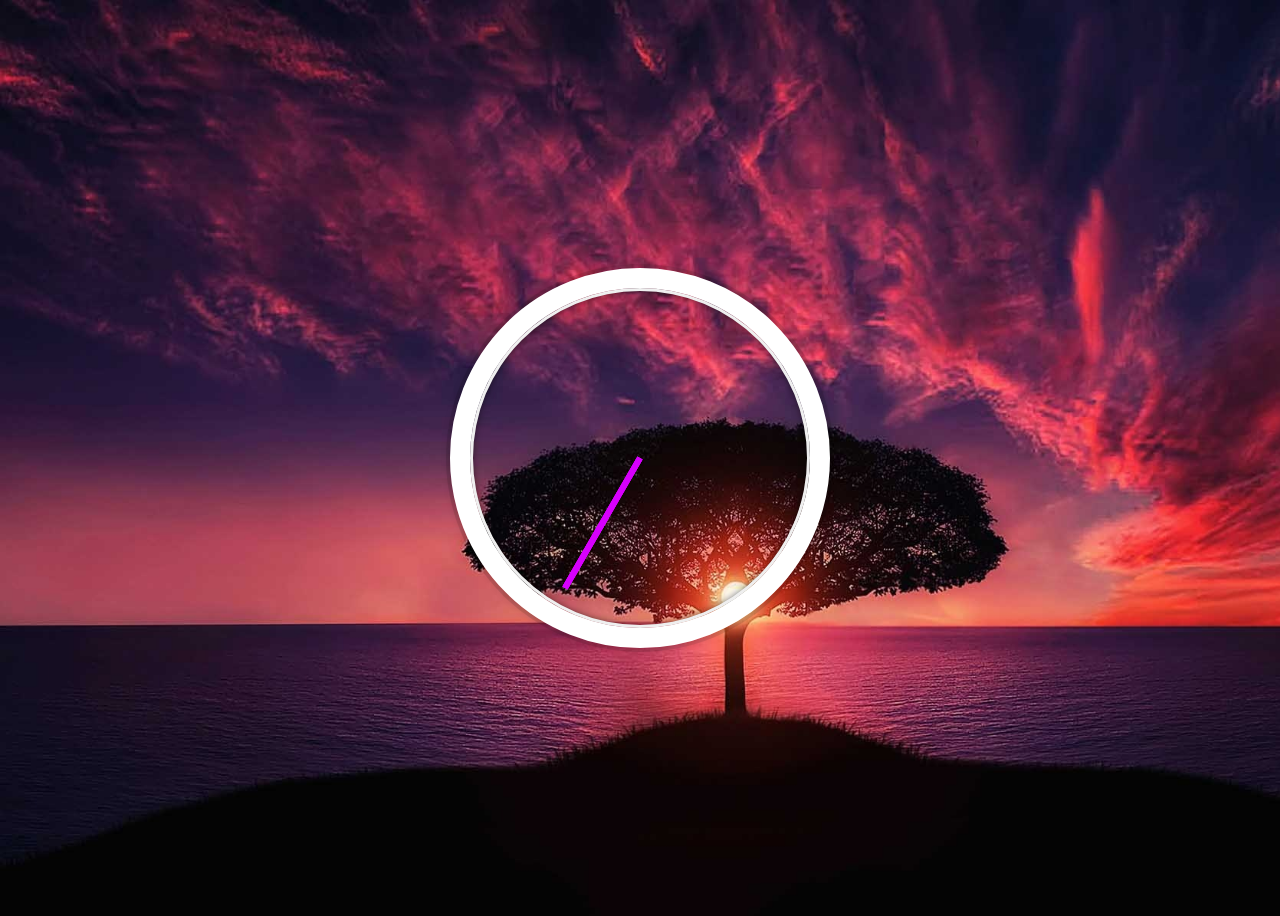
<file: javascript-30/clock-vanilla-js/index.html>
<!DOCTYPE html>
<html lang="en">
<head>
  <meta charset="UTF-8">
  <meta http-equiv="X-UA-Compatible" content="IE=edge">
  <meta name="viewport" content="width=device-width, initial-scale=1.0">
  <link href="styles.css" rel="stylesheet">
  <title>Clock Vanilla</title>
</head>
<body>
  <div class="clock">
    <div class="clock-face">
      <div class="hand hour-hand"></div>
      <div class="hand min-hand"></div>
      <div class="hand second-hand"></div>
    </div>
  </div>

  <script src="index.js"></script>
</body>
</html>
</file>
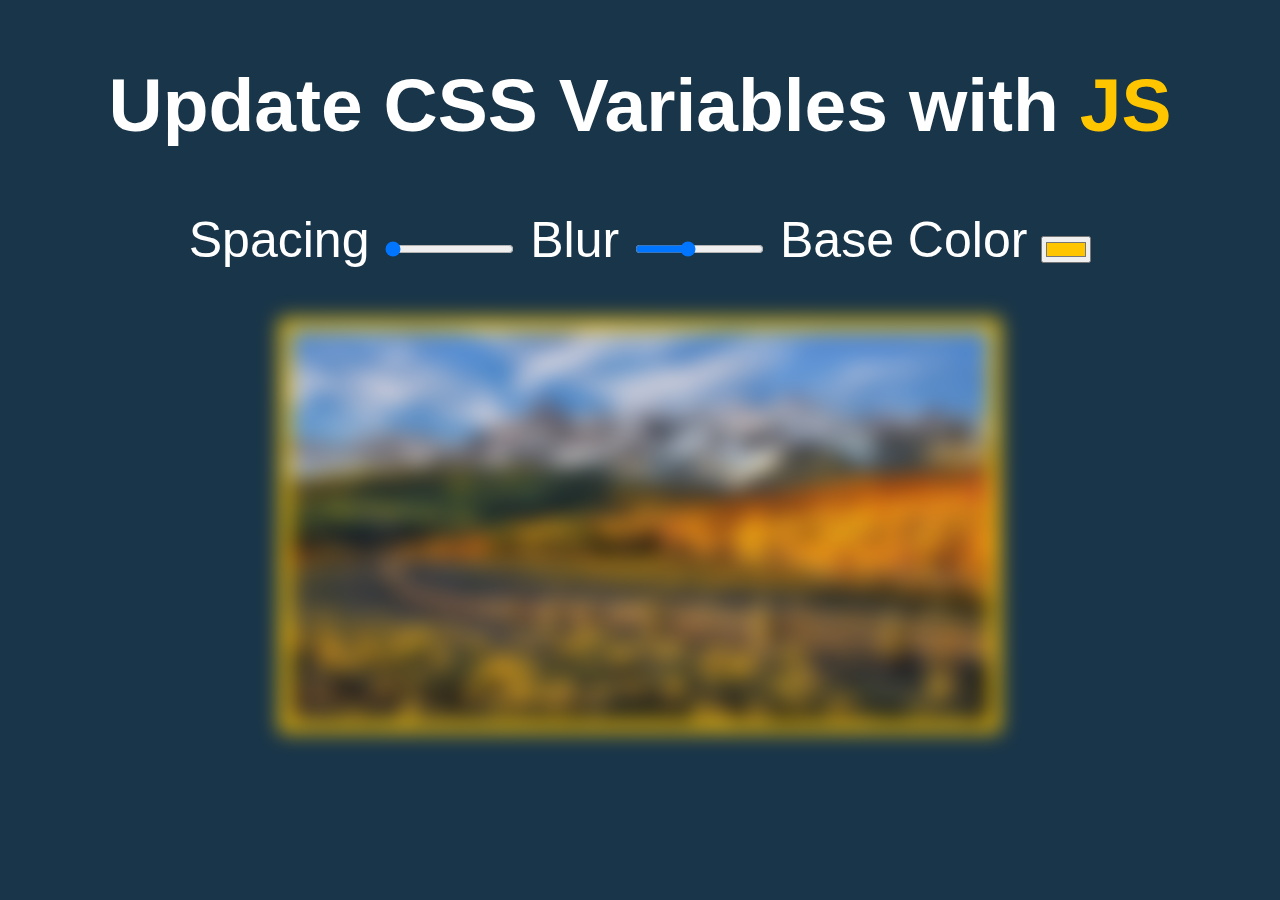
<file: javascript-30/css-variables/index.html>
<!DOCTYPE html>
<html lang="en">
<head>
    <meta charset="UTF-8">
    <meta http-equiv="X-UA-Compatible" content="IE=edge">
    <meta name="viewport" content="width=device-width, initial-scale=1.0">
    <link href="styles.css" rel="stylesheet">
    <title>CSS Variables</title>
</head>
<body>
    <h2>Update CSS Variables with <span class="h1">JS</span></h2>
    <div class="controls">
        <label for="spacing">Spacing</label>
        <input type="range" name="spacing" min="10" max="200" value="10" data-sizing="px" />

        <label for="blur">Blur</label>
        <input type="range" name="blur" min="0" max="25" value="10" data-sizing="px" />

        <label for="blur">Base Color</label>
        <input type="color" name="base" value="#ffc600" />
    </div>

    <img src="./images/background.jpg" />

    <script src="main.js"></script>
</body>
</html>
</file>
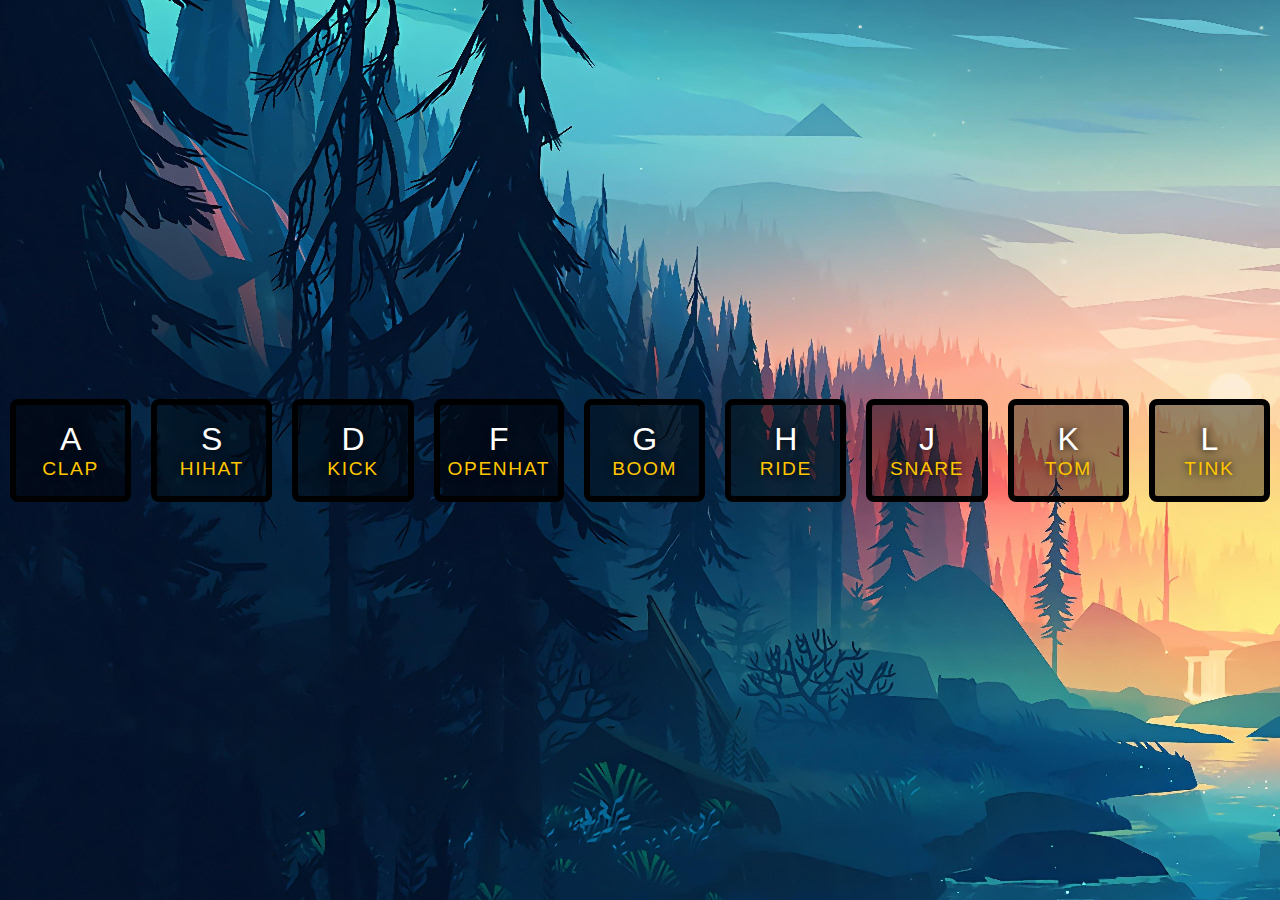
<file: javascript-30/drum-kit-vanilla-js/index.html>
<!DOCTYPE html>
<html lang="en">
<head>
  <meta charset="UTF-8">
  <meta http-equiv="X-UA-Compatible" content="IE=edge">
  <meta name="viewport" content="width=device-width, initial-scale=1.0">
  <link href="styles.css" rel="stylesheet">
  <title>Drum Kit</title>
</head>
<body>
  <div class="keys">
    <div data-key="65" class="key">
      <kbd>A</kbd>
      <span class="sound">clap</span>
    </div>
    <div data-key="83" class="key">
      <kbd>S</kbd>
      <span class="sound">hihat</span>
    </div>
    <div data-key="68" class="key">
      <kbd>D</kbd>
      <span class="sound">kick</span>
    </div>
    <div data-key="70" class="key">
      <kbd>F</kbd>
      <span class="sound">openhat</span>
    </div>
    <div data-key="71" class="key">
      <kbd>G</kbd>
      <span class="sound">boom</span>
    </div>
    <div data-key="72" class="key">
      <kbd>H</kbd>
      <span class="sound">ride</span>
    </div>
    <div data-key="74" class="key">
      <kbd>J</kbd>
      <span class="sound">snare</span>
    </div>
    <div data-key="75" class="key">
      <kbd>K</kbd>
      <span class="sound">tom</span>
    </div>
    <div data-key="76" class="key">
      <kbd>L</kbd>
      <span class="sound">tink</span>
    </div>
  </div>

  <audio data-key="65" src="sounds/clap.wav"></audio>
  <audio data-key="83" src="sounds/hihat.wav"></audio>
  <audio data-key="68" src="sounds/kick.wav"></audio>
  <audio data-key="70" src="sounds/openhat.wav"></audio>
  <audio data-key="71" src="sounds/boom.wav"></audio>
  <audio data-key="72" src="sounds/ride.wav"></audio>
  <audio data-key="74" src="sounds/snare.wav"></audio>
  <audio data-key="75" src="sounds/tom.wav"></audio>
  <audio data-key="76" src="sounds/tink.wav"></audio>

  <script src="index.js"></script>
</body>
</html>
</file>
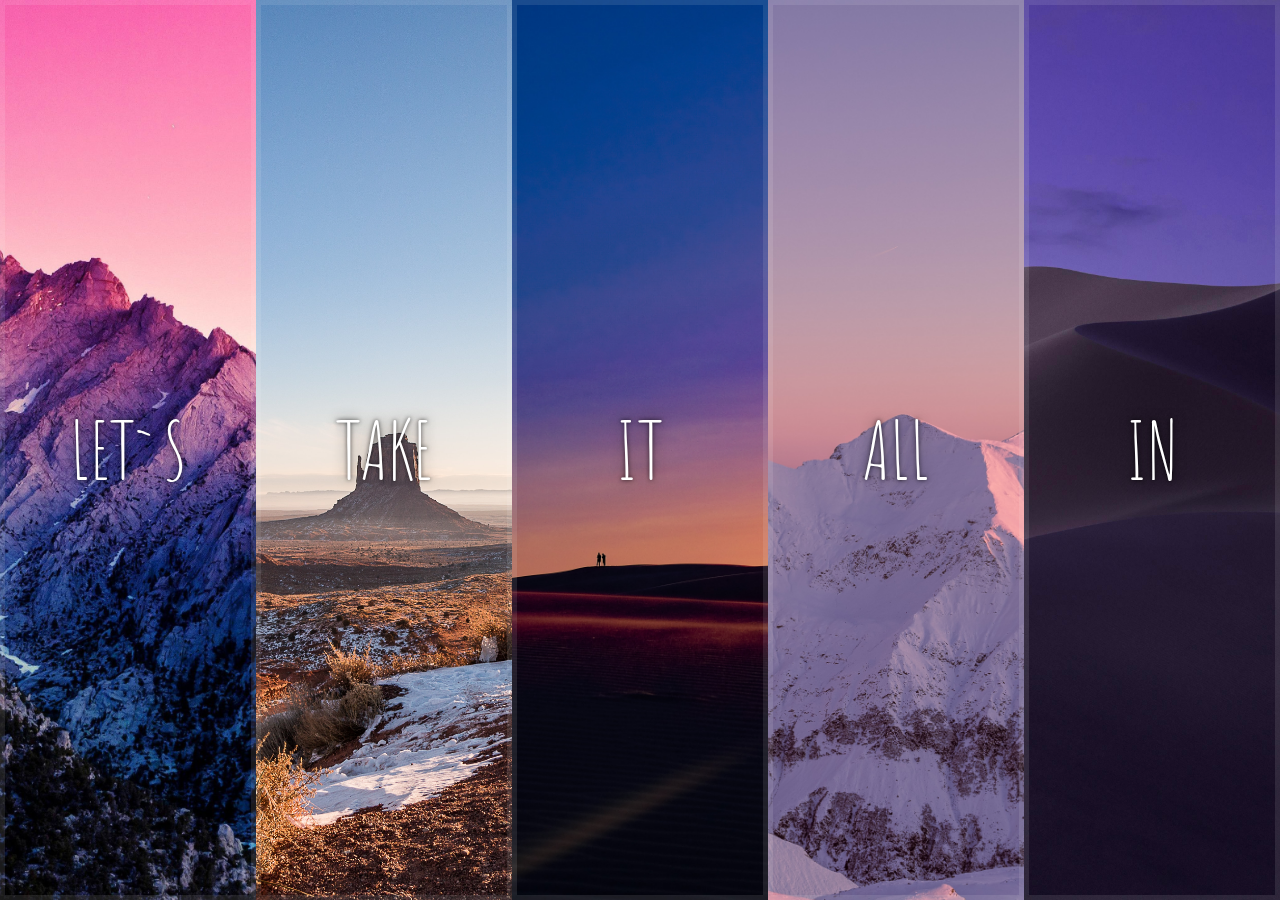
<file: javascript-30/gallery/index.html>
<!DOCTYPE html>
<html lang="en">
<head>
    <meta charset="UTF-8">
    <meta http-equiv="X-UA-Compatible" content="IE=edge">
    <meta name="viewport" content="width=device-width, initial-scale=1.0">
    <link href='https://fonts.googleapis.com/css?family=Amatic+SC' rel='stylesheet' type='text/css'>
    <link href="styles.css" rel="stylesheet">
    <title>Gallery</title>
</head>
<body>
    <div class="panels">
        <div class="panel panel1">
            <p>Hey</p>
            <p>Let`s</p>
            <p>Dance</p>
        </div>
        <div class="panel panel2">
            <p>Give</p>
            <p>Take</p>
            <p>Receive</p>
        </div>
        <div class="panel panel3">
            <p>Experience</p>
            <p>It</p>
            <p>Today</p>
        </div>
        <div class="panel panel4">
            <p>Give</p>
            <p>All</p>
            <p>LOL</p>
        </div>
        <div class="panel panel5">
            <p>Life</p>
            <p>In</p>
            <p>Motion</p>
        </div>
    </div>
    <script src="main.js"></script>
</body>
</html>
</file>
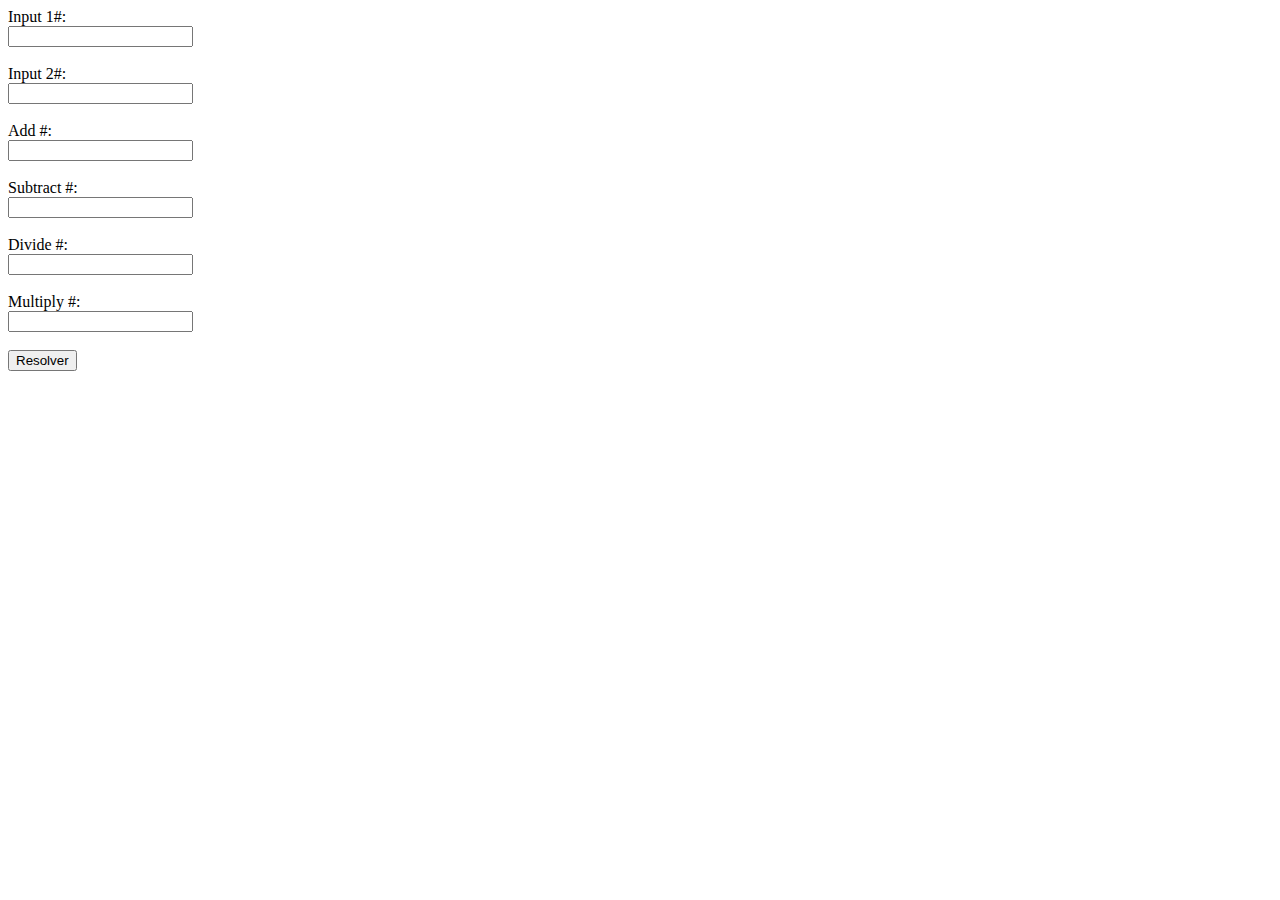
<file: javascript-clever-programmer/sum/index.html>
<!DOCTYPE html>
<html lang="en">
<head>
  <meta charset="UTF-8">
  <meta http-equiv="X-UA-Compatible" content="IE=edge">
  <meta name="viewport" content="width=device-width, initial-scale=1.0">
  <title>Operations</title>
</head>
<body>
  <label>Input 1#:</label>
  <br>
  <input id="num1" type="text" />
  <br><br>
  <label>Input 2#:</label>
  <br>
  <input id="num2" type="text" />
  <br><br>
  <label>Add #:</label>
  <br>
  <input id="add" type="text" />
  <br><br>
  <label>Subtract #:</label>
  <br>
  <input id="subtract" type="text" readonly />
  <br><br>
  <label>Divide #:</label>
  <br>
  <input id="divide" type="text" readonly />
  <br><br>
  <label>Multiply #:</label>
  <br>
  <input id="multiply" type="text" readonly />
  <br><br>
  <button id="btn">Resolver</button>

  <script src="index.js"></script>
</body>
</html>
</file>
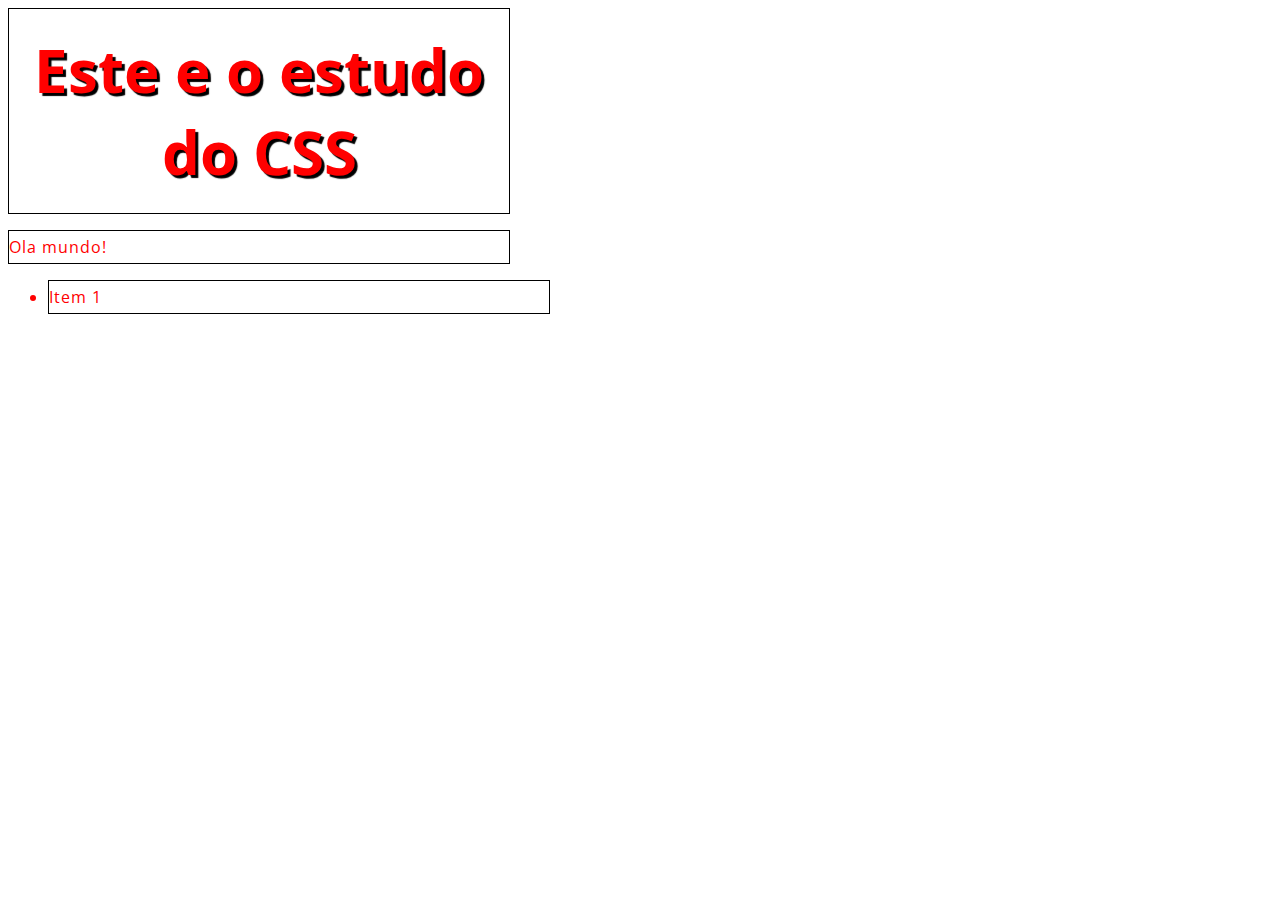
<file: mdn/css-basico/index.html>
<!DOCTYPE html>
<html lang="en">
<head>
  <meta charset="UTF-8">
  <meta http-equiv="X-UA-Compatible" content="IE=edge">
  <meta name="viewport" content="width=device-width, initial-scale=1.0">
  <link href="styles/styles.css" rel="stylesheet">
  <link href="http://fonts.googleapis.com/css?family=Open+Sans" rel="stylesheet">
  <title>CSS Básico</title>
</head>
<body>
  <h1>Este e o estudo do CSS</h1>
  <p>Ola mundo!</p>
  <ul>
    <li>Item 1</li>
  </ul>
</body>
</html>
</file>
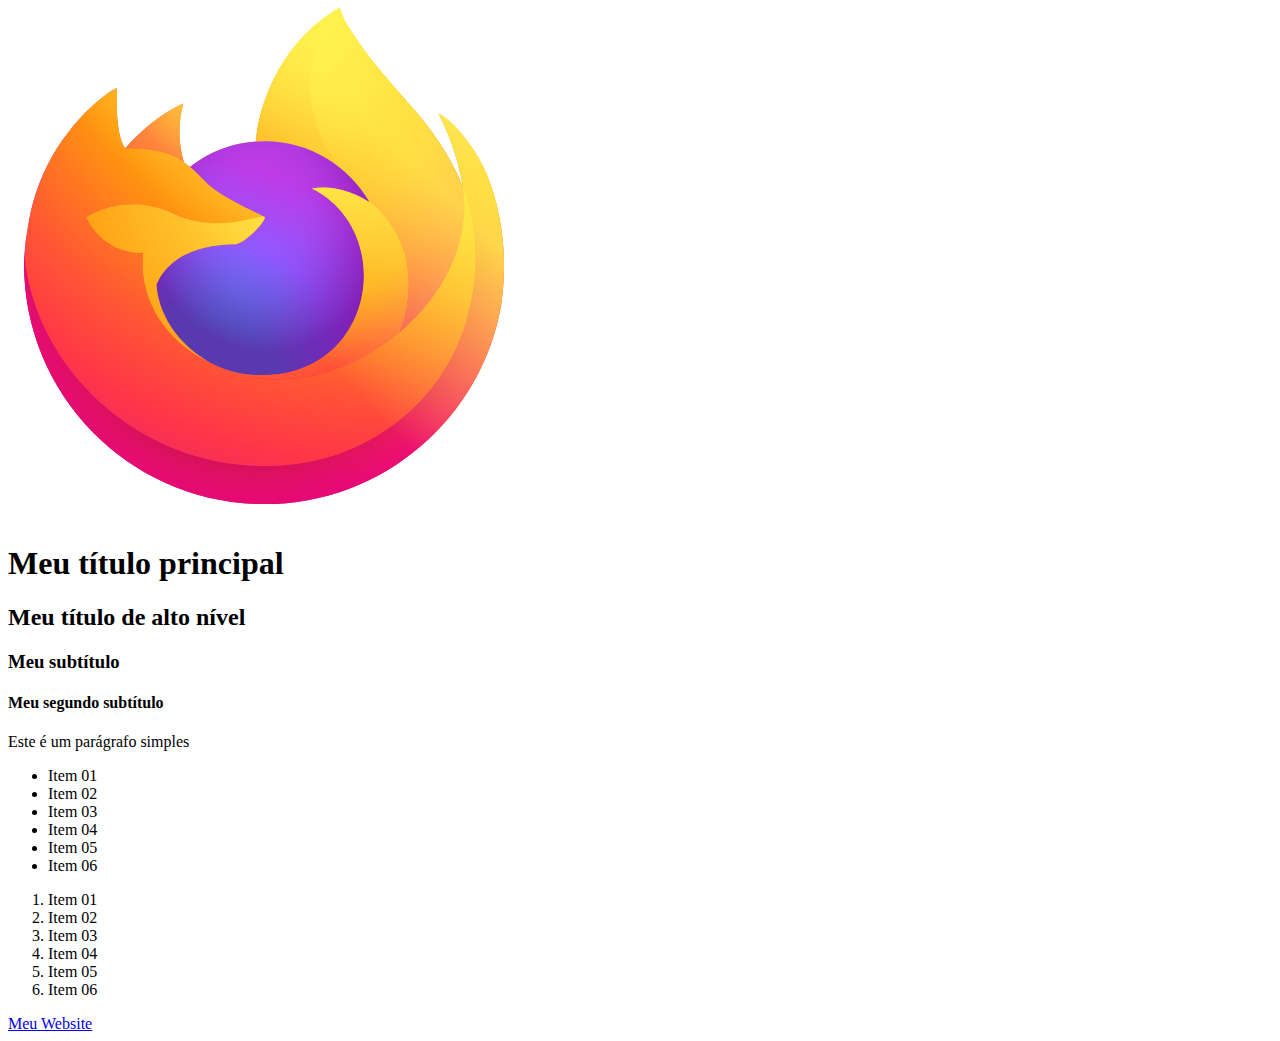
<file: mdn/html-basico/index.html>
<!DOCTYPE html> <!-- Parte inicial obrigatória do documento. Doctypes eram criados para agir como links para um conjunto de regras que a página HTML tinha que seguir para ser considerada um bom HTML -->
<html lang="en"> <!-- Esse elemento envolve todo o conteúdo da página e às vezes é conhecido como o elemento raiz -->
<head> <!-- Esse elemento age como um recipiente de tudo o que você deseja incluir em uma página HTML que não é o conteúdo que você quer mostrar para quem vê sua página -->
  <meta charset="UTF-8"> <!--  Esse elemento define o conjunto de caracteres que seu documento deve usar para o UTF-8, que inclui praticamente todos os caracteres da grande maioria dos idiomas escritos. -->
  <meta http-equiv="X-UA-Compatible" content="IE=edge">
  <meta name="viewport" content="width=device-width, initial-scale=1.0">
  <title>Pagina de teste</title> <!-- Ele define o título da sua página, que é o título que aparece na guia do navegador onde sua página é carregada. -->
</head>
<body><!-- Contém todo o conteúdo que você quer mostrar ao público que visita sua página, seja texto, imagens, vídeos, jogos, faixas de áudio reproduzíveis ou qualquer outra coisa. -->
  <img src="images/firefox.svg" alt="Raposa flamejante">
  
  <h1>Meu título principal</h1>
  <h2>Meu título de alto nível</h2>
  <h3>Meu subtítulo</h3>
  <h4>Meu segundo subtítulo</h4>

  <p>Este é um parágrafo simples</p>

  <ul>
    <li>Item 01</li>
    <li>Item 02</li>
    <li>Item 03</li>
    <li>Item 04</li>
    <li>Item 05</li>
    <li>Item 06</li>
  </ul>

  <ol>
    <li>Item 01</li>
    <li>Item 02</li>
    <li>Item 03</li>
    <li>Item 04</li>
    <li>Item 05</li>
    <li>Item 06</li>
  </ol>

  <a href="https://www.brandaodev.com/">Meu Website</a>
</body>
</html>
</file>
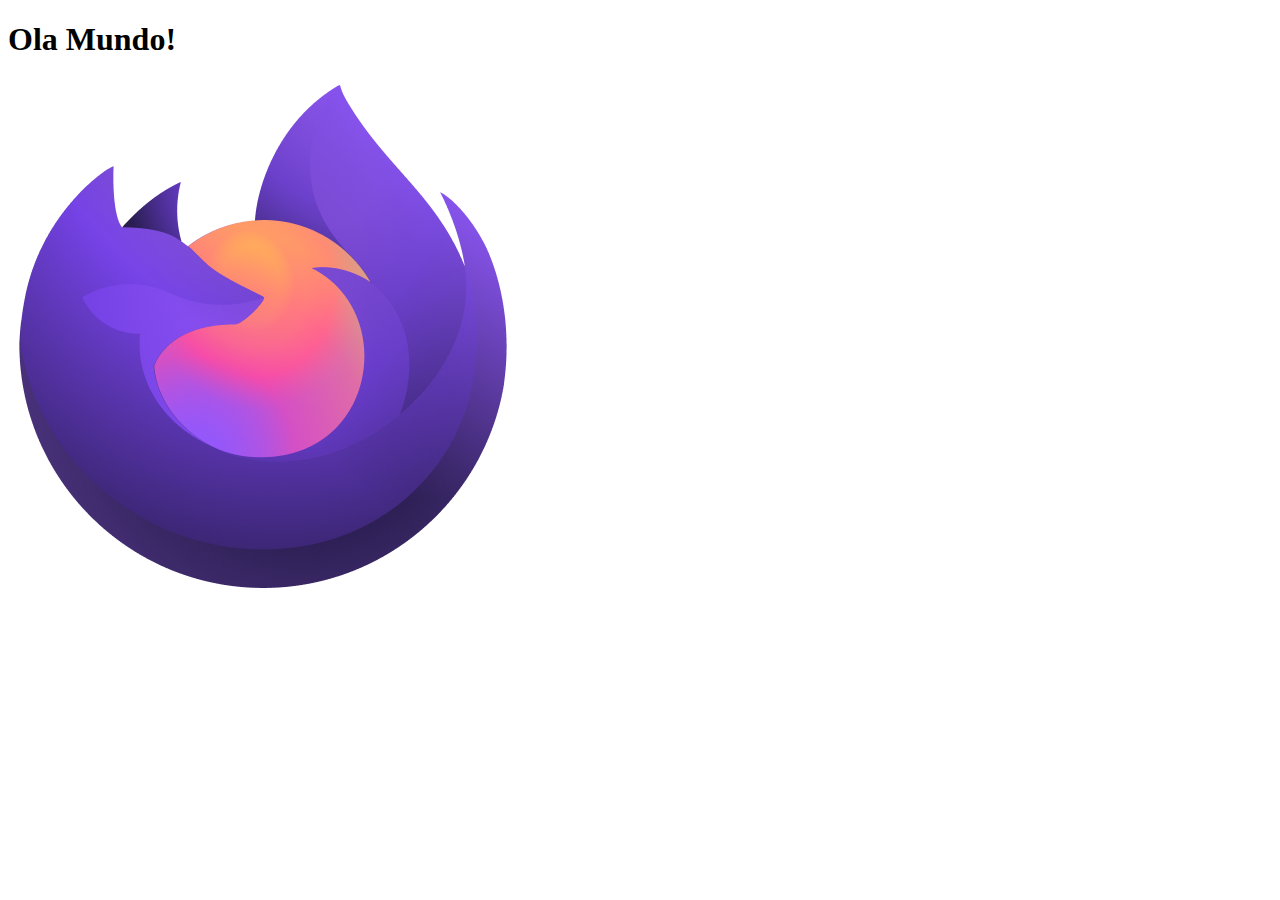
<file: mdn/javascript-basico/index.html>
<!DOCTYPE html>
<html lang="en">
<head>
  <meta charset="UTF-8">
  <meta http-equiv="X-UA-Compatible" content="IE=edge">
  <meta name="viewport" content="width=device-width, initial-scale=1.0">
  <title>Document</title>
</head>
<body>
  <h1></h1>
  <img src="images/firefox2.png" alt="raposa flamejante">
  <script src="scripts/main.js"></script>
</body>
</html>
</file>
<file: javascript-30/clock-vanilla-js/styles.css>
html {
  background: black url("./images/background-img.jpg");
  background-size: cover;
  font-family: 'helvetica neue';

  text-align: center;
  font-size: 10px;
}

body {
  font-size: 2rem;
  display: flex;
  flex: 1;

  min-height: 100vh;
  align-items: center;
}

.clock {
  width: 30rem;
  height: 30rem;
  border: 20px solid white;
  
  border-radius: 50%;
  margin: 50px auto;
  position: relative;

  padding: 2rem;
  box-shadow: 
    0 0 0px 4px rgba(0,0,0,0.1),
    inset 0 0 0 3px #EFEFEF,
    inset 0 0 10px black,
    0 0 10px rgba(0,0,0,0.2);
}

.clock-face {
  position: relative;
  width: 100%;
  height: 100%;

  transform: translateY(-3px);
}

.hand {
  width: 50%;
  height: 6px;
  background: rgb(215, 0, 253);

  position: absolute;
  top: 50%;
  transform-origin: 100%;

  transform: rotate(300deg);
  transition: transform 0.1s;
  transition-timing-function: cubic-bezier(0.1, 2.7, 0.58, 1);
}
</file>
<file: javascript-30/css-variables/styles.css>
:root {
    --base: #ffc600;
    --title: #ffc600;
    --spacing: 10px;
    --blur: 10px;
}

body {
    text-align: center;
    background:  #193549;
    color: white;

    font-family: 'helvica neue', sans-serif;
    font-weight: 100;
    font-size: 50px;
}

img {
    padding: var(--spacing);
    background: var(--base);
    filter: blur(var(--blur));
}

.h1 {
    color: var(--title);
}

.controls {
    margin-bottom: 50px;
}
</file>
<file: javascript-30/drum-kit-vanilla-js/styles.css>
* {
  margin: 0;
  padding: 0;
  box-sizing: border-box;
  font-family: 'Montserrat', sans-serif;
}

html {
  background-image: url("./images/background.jpg");
}

.keys {
  display: flex;
  align-items: center;
  justify-content: center;

  min-height: 100vh;
  flex: 1;
}

.key {
  border: .4rem solid black;
  border-radius: .5rem;
  margin: 1rem;

  justify-content: space-between;
  margin: 10px;
  padding: 1rem .5rem;

  text-align: center;
  color: white;
  background: rgba(0, 0, 0, 0.4);

  text-shadow: 0 0 .5rem black;
  transition: all 0.09s;
  width: 10rem;
}

.playing {
  transform: scale(1.1);
  border-color: #ffc600;
  box-shadow: 0 0 10px #ffc600;
}

kbd {
  display: block;
  font-size: 2rem;
}

.sound {
  font-size: 1.2rem;
  text-transform: uppercase;
  letter-spacing: .1rem;

  color: #ffc600;
}
</file>
<file: javascript-30/gallery/styles.css>
html {
    box-sizing: border-box;
    background: #FFC600;
    font-family: 'helvetica neue';

    font-size: 20px;
    font-weight: 200;
}

body {
    margin: 0;
}

*, *:before, *:after {
    box-sizing: inherit;
}

.panels {
    min-height: 100vh;
    overflow: hidden;
    display: flex;
}

.panel {
    background: #6B0F9C;
    box-shadow: inset 0 0 0 5px rgba(255, 255, 255, 0.1);
    color: white;

    text-align: center;
    align-items: center;
    transition: 
        font-size 0.7s cubic-bezier(0.61,-0.19, 0.7,-0.11),
        flex 0.7s cubic-bezier(0.61,-0.19, 0.7,-0.11),
        background 0.2s;
    
    font-size: 20px;
    background-size: cover;
    background-position: center;

    flex: 1; /* vao se distribuir uniformemente */
    display: flex;
    align-items: center;

    justify-content: center;
    flex-direction: column;
}

.panel1 {
    background-image: url('./images/image-01.jpg');
}

.panel2 {
    background-image: url('./images/image-02.jpg');
}

.panel3 {
    background-image: url('./images/image-03.jpg');
}

.panel4 {
    background-image: url('./images/image-04.jpg');
}

.panel5 {
    background-image: url('./images/image-05.jpg');
}

/* Flex Children */

.panel > * {
    margin: 0;
    width: 100%;
    transition: transform 0.5s;

    flex: 1 0 auto;
    display: flex;
    align-items: center;
    justify-content: center;
}

.panel > *:first-child { transform: translateY(-100%);}
.panel.open-active > *:first-child { transform: translateY(0);}
.panel > *:last-child { transform: translateY(100%);}
.panel.open-active > *:last-child { transform: translateY(0);}

.panel p {
    text-transform: uppercase;
    font-family: 'Amatic SC', cursive;
    text-shadow: 0 0 4px rgba(0, 0, 0, 0.72), 0 0 14px rgba(0, 0, 0, 0.45);

    font-size: 2em;
}

.panel p:nth-child(2) {
    font-size: 4em;
}

.panel.open {
    font-size: 40px;
    flex: 5;
}

.cta {
    color: white;
    text-decoration: none;
}

@media only screen and (max-width: 600px) {
    .panel p {
      font-size: 1em;
    }
  }
</file>
<file: mdn/css-basico/styles/styles.css>
html {
  font-size: 10px; 
  font-family: "Open Sans", sans-serif;
}

h1 {
  font-size: 60px;
  text-align: center;
  margin: 0;
  padding: 20px 0;
  color: #00539F;
  text-shadow: 3px 3px 1px black;
}

p, li {
  font-size: 16px;
  line-height: 2;
  letter-spacing: 1px;
}

p, li, h1 {
  color: red;
  width: 500px;
  border: 1px solid black;
}
</file>
